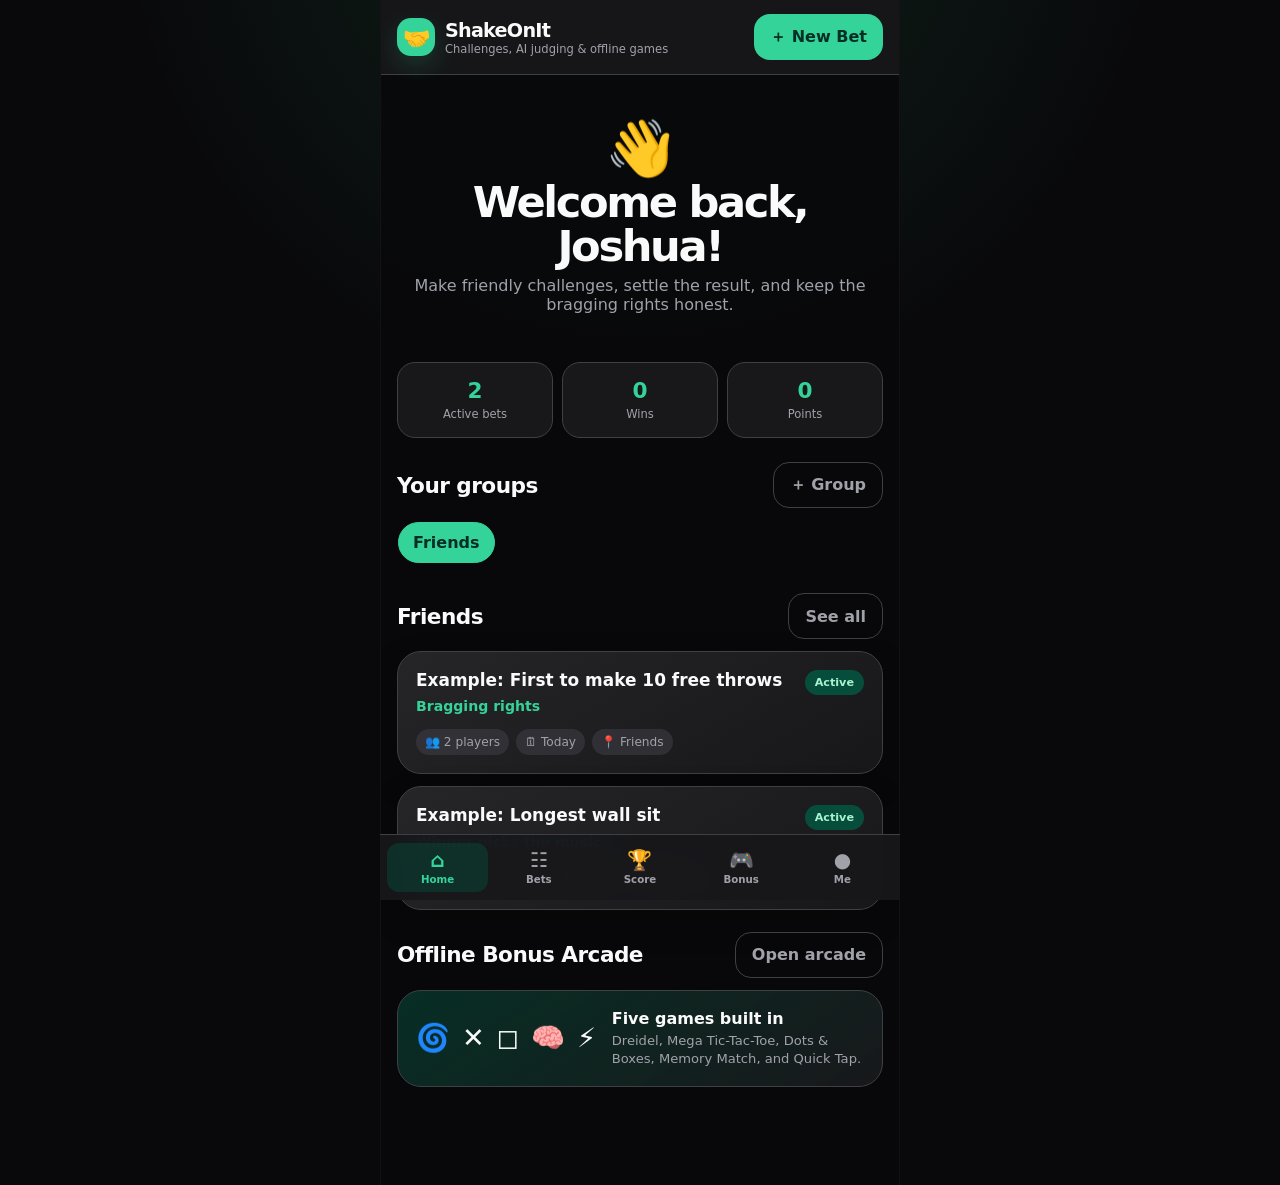
<file: index.html>
<!DOCTYPE html>
<html lang="en">
<head>
  <meta charset="UTF-8">
  <meta name="viewport" content="width=device-width, initial-scale=1, viewport-fit=cover">
  <meta name="theme-color" content="#09090b">
  <meta name="description" content="ShakeOnIt friendly challenges with an on-device AI judge, photo evidence review, and offline bonus arcade games.">
  <title>ShakeOnIt • Friendly Challenges</title>
  <link rel="manifest" href="manifest.webmanifest">
  <link rel="icon" href="icon.svg" type="image/svg+xml">
  <link rel="stylesheet" href="styles.css">
  <link rel="stylesheet" href="bonus.css">
  <link rel="stylesheet" href="ai-judge.css">
  <link rel="stylesheet" href="ai-vision.css">
  <link rel="stylesheet" href="judge-v3.css">
</head>
<body>
  <div class="app" id="app">
    <header class="header">
      <div class="brand">
        <div class="brand-mark">🤝</div>
        <div>
          <div class="brand-title">ShakeOnIt</div>
          <div class="brand-subtitle">Challenges, AI judging &amp; offline games</div>
        </div>
      </div>
      <button class="primary-btn" id="newBetHeader" onclick="openNewBet()">＋ New Bet</button>
    </header>

    <main>
      <section id="tab-home" class="tab-view"></section>
      <section id="tab-bets" class="tab-view hidden"></section>
      <section id="tab-score" class="tab-view hidden"></section>
      <section id="tab-bonus" class="tab-view hidden"></section>
      <section id="tab-me" class="tab-view hidden"></section>
    </main>

    <nav class="bottom-nav" aria-label="Main navigation">
      <button class="nav-btn active" data-tab="home" onclick="showTab('home')"><span class="nav-icon">⌂</span><span>Home</span></button>
      <button class="nav-btn" data-tab="bets" onclick="showTab('bets')"><span class="nav-icon">☷</span><span>Bets</span></button>
      <button class="nav-btn" data-tab="score" onclick="showTab('score')"><span class="nav-icon">🏆</span><span>Score</span></button>
      <button class="nav-btn" data-tab="bonus" onclick="showTab('bonus')"><span class="nav-icon">🎮</span><span>Bonus</span></button>
      <button class="nav-btn" data-tab="me" onclick="showTab('me')"><span class="nav-icon">●</span><span>Me</span></button>
    </nav>
  </div>

  <div id="newBetModal" class="modal hidden" onclick="backdropClose(event, 'newBetModal')">
    <div class="modal-sheet" role="dialog" aria-modal="true" aria-labelledby="newBetTitle">
      <div class="modal-head">
        <div><div class="eyebrow">Friendly challenge</div><h2 id="newBetTitle" style="margin:2px 0 0">New Handshake Bet</h2></div>
        <button class="icon-btn" onclick="closeModal('newBetModal')" aria-label="Close">✕</button>
      </div>

      <form class="modal-body form-grid" onsubmit="createBet(event)">
        <label>What are you betting on?
          <input id="betTitleInput" maxlength="100" placeholder="Example: First person to make 10 free throws" required>
        </label>

        <div>
          <div class="small" style="font-weight:800;margin-bottom:8px">Bet type</div>
          <div class="type-grid">
            <button type="button" class="type-btn active" data-type="overunder" onclick="selectBetType(this)">Over / Under</button>
            <button type="button" class="type-btn" data-type="exact" onclick="selectBetType(this)">Exact Number</button>
            <button type="button" class="type-btn" data-type="yesno" onclick="selectBetType(this)">Yes / No</button>
            <button type="button" class="type-btn" data-type="h2h" onclick="selectBetType(this)">Head-to-Head</button>
          </div>
        </div>

        <label>Exact winning rule <span class="muted small">(recommended for AI Judge)</span>
          <textarea id="betRulesInput" rows="3" maxlength="500" placeholder="Example: First player to make 10 free throws wins. A shot only counts if both feet start behind the line."></textarea>
        </label>

        <label>Fun stakes only
          <input id="betStakesInput" maxlength="80" value="Bragging rights + 10 pushups" placeholder="Bragging rights, chores, pushups...">
        </label>

        <label>Players, separated by commas
          <input id="betPlayersInput" maxlength="160" placeholder="Joshua, Alex, Sam">
        </label>

        <div class="two-col">
          <label>Group
            <select id="betGroupInput"></select>
          </label>
          <label>Deadline
            <select id="betDeadlineInput">
              <option>Today</option>
              <option>Tomorrow</option>
              <option selected>In 2 days</option>
              <option>This week</option>
              <option>No deadline</option>
            </select>
          </label>
        </div>

        <button class="primary-btn full" type="submit">🤝 Shake On It</button>
        <p class="muted small" style="text-align:center;margin:0">For friendly points and challenges only. No real-money gambling.</p>
      </form>
    </div>
  </div>

  <div id="detailModal" class="modal hidden" onclick="backdropClose(event, 'detailModal')">
    <div class="modal-sheet" id="detailSheet" role="dialog" aria-modal="true"></div>
  </div>

  <div id="toast" class="toast" role="status" aria-live="polite"></div>

  <script src="app-core.js"></script>
  <script src="app.js"></script>
  <script src="ai-judge.js"></script>
  <script src="ai-vision.js"></script>
  <script src="ai-runtime.js"></script>
  <script src="ai-recovery.js"></script>
  <script src="judge-v3.js"></script>
  <script src="judge-v4-hotfix.js"></script>
</body>
</html>
</file>
<file: styles.css>
:root {
  color-scheme: dark;
  --bg: #09090b;
  --panel: #18181b;
  --panel-2: #27272a;
  --panel-3: #3f3f46;
  --line: #3f3f46;
  --text: #fafafa;
  --muted: #a1a1aa;
  --green: #34d399;
  --green-dark: #064e3b;
  --gold: #fbbf24;
  --red: #fb7185;
  --blue: #60a5fa;
  --shadow: 0 22px 60px rgba(0, 0, 0, .42);
  --radius: 24px;
}

* { box-sizing: border-box; }
html { background: var(--bg); }
body {
  margin: 0;
  min-height: 100vh;
  background:
    radial-gradient(circle at 50% -10%, rgba(52, 211, 153, .12), transparent 36%),
    var(--bg);
  color: var(--text);
  font-family: Inter, ui-sans-serif, system-ui, -apple-system, BlinkMacSystemFont, "Segoe UI", sans-serif;
  -webkit-tap-highlight-color: transparent;
}

button, input, select { font: inherit; }
button { color: inherit; }
button, [role="button"] { touch-action: manipulation; }
.hidden { display: none !important; }

.app {
  width: min(100%, 520px);
  min-height: 100vh;
  margin: 0 auto;
  background: rgba(9, 9, 11, .96);
  border-inline: 1px solid rgba(255, 255, 255, .04);
  position: relative;
  overflow-x: hidden;
}

.header {
  position: sticky;
  top: 0;
  z-index: 30;
  display: flex;
  align-items: center;
  justify-content: space-between;
  gap: 12px;
  padding: calc(14px + env(safe-area-inset-top)) 16px 14px;
  background: rgba(24, 24, 27, .92);
  border-bottom: 1px solid var(--line);
  backdrop-filter: blur(18px);
}

.brand { display: flex; align-items: center; gap: 10px; min-width: 0; }
.brand-mark {
  width: 38px;
  height: 38px;
  display: grid;
  place-items: center;
  border-radius: 14px;
  background: var(--green);
  color: #052e24;
  font-size: 22px;
  box-shadow: 0 9px 24px rgba(52, 211, 153, .18);
}
.brand-title { font-size: 1.2rem; font-weight: 900; letter-spacing: -.04em; }
.brand-subtitle { color: var(--muted); font-size: .72rem; }

.icon-btn, .primary-btn, .secondary-btn, .danger-btn, .ghost-btn {
  border: 0;
  border-radius: 16px;
  min-height: 46px;
  padding: 11px 16px;
  font-weight: 850;
  cursor: pointer;
  transition: transform .12s ease, opacity .12s ease, background .12s ease;
}
button:active { transform: scale(.975); }
button:disabled { opacity: .46; cursor: not-allowed; transform: none; }
button:focus-visible, input:focus-visible, select:focus-visible {
  outline: 3px solid rgba(52, 211, 153, .48);
  outline-offset: 2px;
}
.primary-btn { background: var(--green); color: #052e24; }
.secondary-btn { background: var(--panel-2); color: var(--text); border: 1px solid var(--line); }
.danger-btn { background: #4c0519; color: #fecdd3; border: 1px solid #881337; }
.ghost-btn { background: transparent; color: var(--muted); border: 1px solid var(--line); }
.icon-btn { min-width: 46px; padding: 9px 12px; background: var(--panel-2); border: 1px solid var(--line); }

main { padding: 18px 16px calc(98px + env(safe-area-inset-bottom)); }
.tab-view { animation: appear .18s ease; }
@keyframes appear { from { opacity: .2; transform: translateY(4px); } }

.hero {
  padding: 24px 4px 16px;
  text-align: center;
}
.hero-emoji { font-size: 3.4rem; }
h1, h2, h3, p { margin-top: 0; }
h1 { margin-bottom: 8px; font-size: clamp(1.9rem, 8vw, 2.7rem); letter-spacing: -.055em; line-height: 1.02; }
h2 { margin-bottom: 14px; font-size: 1.35rem; letter-spacing: -.025em; }
h3 { margin-bottom: 7px; }
.muted { color: var(--muted); }
.small { font-size: .84rem; }
.eyebrow { color: var(--green); font-size: .72rem; font-weight: 900; letter-spacing: .13em; text-transform: uppercase; }

.stat-grid { display: grid; grid-template-columns: repeat(3, 1fr); gap: 9px; margin: 16px 0 24px; }
.stat {
  padding: 15px 8px;
  border-radius: 18px;
  text-align: center;
  background: var(--panel);
  border: 1px solid var(--line);
}
.stat strong { display: block; font-size: 1.35rem; color: var(--green); }
.stat span { color: var(--muted); font-size: .72rem; }

.section-head { display: flex; align-items: center; justify-content: space-between; gap: 12px; margin: 22px 0 12px; }
.section-head h2 { margin: 0; }

.group-row, .filter-row {
  display: flex;
  gap: 9px;
  overflow-x: auto;
  scrollbar-width: none;
  padding: 2px 1px 8px;
}
.group-row::-webkit-scrollbar, .filter-row::-webkit-scrollbar { display: none; }
.chip {
  flex: 0 0 auto;
  border: 1px solid var(--line);
  background: var(--panel);
  color: var(--muted);
  border-radius: 999px;
  padding: 10px 14px;
  font-weight: 800;
  cursor: pointer;
}
.chip.active { color: #052e24; background: var(--green); border-color: var(--green); }

.stack { display: grid; gap: 12px; }
.card {
  background: linear-gradient(150deg, rgba(39, 39, 42, .96), rgba(24, 24, 27, .96));
  border: 1px solid var(--line);
  border-radius: var(--radius);
  padding: 18px;
  box-shadow: 0 12px 34px rgba(0, 0, 0, .16);
}
.bet-card { cursor: pointer; transition: transform .16s ease, border-color .16s ease; }
.bet-card:hover { transform: translateY(-2px); border-color: #52525b; }
.bet-top { display: flex; justify-content: space-between; gap: 12px; align-items: flex-start; }
.bet-title { font-size: 1.06rem; font-weight: 850; line-height: 1.25; overflow-wrap: anywhere; }
.badge {
  flex: 0 0 auto;
  display: inline-flex;
  align-items: center;
  gap: 5px;
  border-radius: 999px;
  padding: 6px 10px;
  font-size: .7rem;
  font-weight: 850;
  background: var(--panel-3);
  color: #e4e4e7;
}
.badge.active { background: #064e3b; color: #a7f3d0; }
.badge.won { background: #1e3a8a; color: #bfdbfe; }
.badge.lost { background: #4c0519; color: #fecdd3; }
.stake { margin-top: 7px; color: var(--green); font-weight: 750; font-size: .88rem; }
.meta { display: flex; flex-wrap: wrap; gap: 7px; margin-top: 15px; color: var(--muted); font-size: .76rem; }
.meta span { background: rgba(63, 63, 70, .55); padding: 6px 9px; border-radius: 999px; }

.empty {
  border: 1px dashed #52525b;
  border-radius: var(--radius);
  padding: 30px 20px;
  text-align: center;
  color: var(--muted);
}

.score-row { display: flex; align-items: center; justify-content: space-between; gap: 12px; }
.score-person { display: flex; align-items: center; gap: 12px; min-width: 0; }
.rank { width: 40px; height: 40px; display: grid; place-items: center; border-radius: 15px; background: var(--panel-3); font-weight: 900; }
.score-name { font-weight: 850; overflow-wrap: anywhere; }
.points { color: var(--green); font-size: 1.4rem; font-weight: 950; text-align: right; }

.bonus-hero {
  position: relative;
  overflow: hidden;
  text-align: center;
  padding: 26px 18px;
  background: linear-gradient(145deg, #172554, #1e3a8a 55%, #312e81);
  border-color: #3b82f6;
}
.bonus-hero::after {
  content: "נ  ג  ה  ש";
  position: absolute;
  inset: auto -12px -20px;
  color: rgba(255,255,255,.07);
  font-family: Georgia, serif;
  font-size: 5rem;
  white-space: nowrap;
  pointer-events: none;
}
.bonus-hero h1 { margin: 8px 0; }
.bonus-pill { display: inline-block; background: var(--gold); color: #422006; padding: 6px 11px; border-radius: 999px; font-weight: 950; font-size: .72rem; }

.form-grid { display: grid; gap: 15px; }
.two-col { display: grid; grid-template-columns: 1fr 1fr; gap: 12px; }
label { display: grid; gap: 7px; color: #e4e4e7; font-size: .84rem; font-weight: 800; }
input, select {
  width: 100%;
  min-height: 49px;
  border: 1px solid #52525b;
  border-radius: 15px;
  background: #18181b;
  color: var(--text);
  padding: 11px 13px;
}
.player-inputs { display: grid; grid-template-columns: 1fr 1fr; gap: 10px; }

.dreidel-board { display: grid; gap: 14px; }
.turn-card { text-align: center; }
.turn-card h2 { font-size: 2rem; margin: 3px 0; overflow-wrap: anywhere; }
.pot-pill { display: inline-flex; gap: 7px; align-items: center; margin-top: 7px; padding: 8px 13px; border-radius: 999px; background: #422006; color: #fde68a; font-weight: 900; }

.dreidel-button {
  width: min(235px, 65vw);
  aspect-ratio: 1 / 1.12;
  margin: 12px auto 2px;
  border: 0;
  background: transparent;
  position: relative;
  cursor: pointer;
  display: grid;
  place-items: end center;
}
.dreidel-handle {
  position: absolute;
  top: 2%;
  width: 25%;
  height: 25%;
  background: var(--gold);
  border: 6px solid #fef3c7;
  border-bottom: 0;
  border-radius: 12px 12px 3px 3px;
  z-index: 2;
}
.dreidel-shape {
  width: 90%;
  height: 84%;
  display: grid;
  place-items: center;
  background: linear-gradient(140deg, #60a5fa, #2563eb 58%, #1e40af);
  border: 7px solid #dbeafe;
  clip-path: polygon(13% 0, 87% 0, 100% 62%, 50% 100%, 0 62%);
  filter: drop-shadow(0 18px 20px rgba(0,0,0,.38));
  transform-origin: 50% 58%;
}
.dreidel-letter { margin-top: -8%; font-family: Georgia, serif; font-size: clamp(4.2rem, 19vw, 6.3rem); font-weight: 900; text-shadow: 0 3px 0 #1e3a8a; }
.dreidel-button.spinning .dreidel-shape,
.dreidel-button.spinning .dreidel-handle { animation: spinDreidel .78s cubic-bezier(.2,.9,.3,1); }
@keyframes spinDreidel {
  0% { transform: rotate(0deg) scale(1); }
  25% { transform: rotate(180deg) scale(.92); }
  55% { transform: rotate(550deg) scale(1.08); }
  100% { transform: rotate(1080deg) scale(1); }
}
.tap-label { font-weight: 950; font-size: 1.02rem; color: #dbeafe; }

.result-box {
  min-height: 92px;
  display: grid;
  align-content: center;
  gap: 5px;
  padding: 16px;
  border-radius: 19px;
  background: #172554;
  border: 1px solid #1d4ed8;
  text-align: center;
}
.result-box strong { font-size: 1.15rem; }

.player-board { display: grid; grid-template-columns: 1fr 1fr; gap: 9px; }
.player-tile {
  padding: 13px;
  border-radius: 17px;
  background: var(--panel);
  border: 1px solid var(--line);
  min-width: 0;
}
.player-tile.current { border-color: var(--gold); box-shadow: inset 0 0 0 1px var(--gold); }
.player-tile.out { opacity: .45; }
.player-tile .name { font-weight: 850; overflow: hidden; text-overflow: ellipsis; white-space: nowrap; }
.token-count { margin-top: 4px; color: var(--gold); font-size: 1.15rem; font-weight: 950; }
.out-label { color: var(--red); font-size: .7rem; font-weight: 850; text-transform: uppercase; }

.rules-list { margin: 0; padding-left: 20px; color: var(--muted); }
.rules-list li { margin: 9px 0; }
.rules-list strong { color: var(--text); }
.history { max-height: 260px; overflow: auto; }
.history-item { padding: 10px 0; border-bottom: 1px solid var(--line); font-size: .84rem; color: #d4d4d8; }
.history-item:last-child { border-bottom: 0; }

.winner {
  text-align: center;
  padding: 28px 18px;
  background: linear-gradient(145deg, #422006, #713f12);
  border-color: var(--gold);
}
.winner .trophy { font-size: 4.5rem; }

.modal {
  position: fixed;
  inset: 0;
  z-index: 80;
  display: grid;
  align-items: end;
  background: rgba(0,0,0,.78);
  backdrop-filter: blur(7px);
}
.modal-sheet {
  width: min(100%, 520px);
  max-height: 91vh;
  margin: 0 auto;
  overflow: auto;
  border-radius: 28px 28px 0 0;
  background: #18181b;
  border: 1px solid var(--line);
  box-shadow: var(--shadow);
  padding-bottom: env(safe-area-inset-bottom);
}
.modal-head {
  position: sticky;
  top: 0;
  z-index: 2;
  display: flex;
  align-items: center;
  justify-content: space-between;
  gap: 14px;
  padding: 16px 18px;
  background: rgba(24,24,27,.96);
  border-bottom: 1px solid var(--line);
  backdrop-filter: blur(12px);
}
.modal-body { padding: 19px; }
.type-grid { display: grid; grid-template-columns: 1fr 1fr; gap: 9px; }
.type-btn { min-height: 54px; border: 1px solid var(--line); border-radius: 16px; background: var(--panel-2); font-weight: 800; cursor: pointer; }
.type-btn.active { background: var(--green-dark); color: #a7f3d0; border-color: var(--green); }
.action-grid { display: grid; grid-template-columns: 1fr 1fr; gap: 10px; }
.full { width: 100%; }
.divider { height: 1px; background: var(--line); margin: 18px 0; }

.toast {
  position: fixed;
  left: 50%;
  bottom: calc(88px + env(safe-area-inset-bottom));
  z-index: 120;
  width: min(calc(100% - 32px), 480px);
  transform: translate(-50%, 18px);
  opacity: 0;
  pointer-events: none;
  padding: 13px 16px;
  border-radius: 16px;
  background: #f4f4f5;
  color: #18181b;
  box-shadow: var(--shadow);
  font-weight: 800;
  transition: .22s ease;
}
.toast.show { opacity: 1; transform: translate(-50%, 0); }

.bottom-nav {
  position: fixed;
  bottom: 0;
  left: 50%;
  transform: translateX(-50%);
  z-index: 50;
  width: min(100%, 520px);
  display: grid;
  grid-template-columns: repeat(5, 1fr);
  padding: 8px 7px calc(8px + env(safe-area-inset-bottom));
  background: rgba(24,24,27,.95);
  border-top: 1px solid var(--line);
  backdrop-filter: blur(18px);
}
.nav-btn {
  display: grid;
  justify-items: center;
  gap: 3px;
  min-width: 0;
  border: 0;
  background: transparent;
  color: var(--muted);
  border-radius: 12px;
  padding: 7px 2px;
  font-size: .64rem;
  font-weight: 750;
  cursor: pointer;
}
.nav-icon { font-size: 1.25rem; line-height: 1; }
.nav-btn.active { color: var(--green); background: rgba(6,78,59,.45); }

@media (max-width: 370px) {
  .player-inputs, .two-col, .action-grid { grid-template-columns: 1fr; }
  .player-board { grid-template-columns: 1fr; }
  .nav-btn { font-size: .58rem; }
}

@media (prefers-reduced-motion: reduce) {
  *, *::before, *::after { scroll-behavior: auto !important; animation-duration: .01ms !important; transition-duration: .01ms !important; }
}
</file>
<file: bonus.css>
/* Offline bonus arcade additions */

.detail-row {
  display: flex;
  justify-content: space-between;
  gap: 16px;
  align-items: flex-start;
}
.detail-row span { color: var(--muted); }
.detail-row strong { max-width: 66%; text-align: right; overflow-wrap: anywhere; }
.profile-avatar {
  width: 96px;
  height: 96px;
  margin: 0 auto 14px;
  border-radius: 50%;
  display: grid;
  place-items: center;
  font-size: 3.6rem;
  background: var(--panel-2);
  border: 2px solid var(--line);
}

.arcade-preview {
  display: grid;
  grid-template-columns: auto 1fr;
  align-items: center;
  gap: 14px;
  padding: 18px;
  border: 1px solid var(--line);
  border-radius: var(--radius);
  background: linear-gradient(145deg, rgba(6,78,59,.55), rgba(24,24,27,.98));
  cursor: pointer;
}
.arcade-preview-icons { font-size: 1.7rem; letter-spacing: .06em; }
.arcade-preview strong { display: block; margin-bottom: 4px; }
.arcade-preview span { display: block; color: var(--muted); font-size: .82rem; line-height: 1.4; }

.arcade-head { padding: 8px 2px 4px; }
.arcade-head h1 { margin: 4px 0 8px; }
.game-grid { display: grid; gap: 12px; }
.game-card {
  width: 100%;
  display: grid;
  grid-template-columns: 52px 1fr auto;
  align-items: center;
  gap: 13px;
  min-height: 96px;
  padding: 15px;
  border: 1px solid var(--line);
  border-radius: 22px;
  background: linear-gradient(145deg, rgba(39,39,42,.98), rgba(24,24,27,.98));
  text-align: left;
  cursor: pointer;
}
.game-card:hover { border-color: #71717a; }
.game-icon {
  width: 52px;
  height: 52px;
  display: grid;
  place-items: center;
  border-radius: 17px;
  background: var(--panel-3);
  font-size: 1.8rem;
}
.game-copy { display: grid; min-width: 0; }
.game-copy strong { font-size: 1.04rem; }
.game-copy small { color: var(--green); font-weight: 850; margin: 2px 0 4px; }
.game-copy span { color: var(--muted); font-size: .78rem; line-height: 1.35; }
.game-arrow { color: var(--muted); font-size: 2rem; }
.game-title-row {
  display: grid;
  grid-template-columns: auto 1fr;
  gap: 13px;
  align-items: start;
  margin: 2px 0 18px;
}
.game-title-row h1 { margin: 3px 0 5px; font-size: clamp(1.65rem, 7vw, 2.2rem); }
.game-title-row p { margin-bottom: 0; }

/* Mega Tic-Tac-Toe notebook style */
.sketch-panel {
  position: relative;
  padding: 18px;
  border: 3px solid #e4e4e7;
  border-radius: 17px 23px 18px 25px;
  background:
    linear-gradient(rgba(96,165,250,.08) 1px, transparent 1px),
    #fefce8;
  background-size: 100% 27px;
  color: #27272a;
  box-shadow: 6px 7px 0 rgba(255,255,255,.12);
}
.sketch-panel::before {
  content: "";
  position: absolute;
  left: 28px;
  top: 0;
  bottom: 0;
  width: 2px;
  background: rgba(244,63,94,.22);
  pointer-events: none;
}
.sketch-panel > * { position: relative; z-index: 1; }
.sketch-panel label { color: #27272a; }
.sketch-panel input,
.sketch-panel select {
  background: rgba(255,255,255,.86);
  border: 2px solid #52525b;
  color: #18181b;
}
.sketch-panel .muted { color: #52525b; }
.sketch-panel .ghost-btn { color: #3f3f46; border-color: #71717a; }
.sketch-panel .secondary-btn { background: #fff; color: #27272a; border-color: #52525b; }
.sketch-panel .primary-btn { background: #fde047; color: #422006; border: 2px solid #422006; }
.doodle-title {
  font-family: "Comic Sans MS", "Bradley Hand", cursive;
  font-size: 1.45rem;
  font-weight: 900;
  transform: rotate(-1deg);
}
.mega-topline {
  display: grid;
  gap: 6px;
  text-align: center;
  margin-bottom: 12px;
  font-family: "Comic Sans MS", "Bradley Hand", cursive;
}
.marker {
  display: inline-grid;
  place-items: center;
  width: 34px;
  height: 34px;
  margin-right: 5px;
  border-radius: 50%;
  font-size: 1.4rem;
  font-weight: 950;
}
.marker.xmark { color: #be123c; border: 3px solid #be123c; transform: rotate(-5deg); }
.marker.omark { color: #1d4ed8; border: 3px solid #1d4ed8; transform: rotate(4deg); }
.mega-score { color: #52525b; font-size: .82rem; }
.timer-strip {
  display: flex;
  justify-content: space-between;
  align-items: center;
  margin: 10px 0 14px;
  padding: 8px 12px;
  border: 2px dashed #52525b;
  border-radius: 13px 17px 12px 16px;
  background: rgba(255,255,255,.66);
  font-family: "Comic Sans MS", "Bradley Hand", cursive;
}
.timer-strip strong { font-size: 1.25rem; color: #be123c; }
.sketch-result {
  margin: 12px 0;
  padding: 13px;
  border: 3px solid #422006;
  border-radius: 13px 18px 15px 20px;
  background: #fef08a;
  color: #422006;
  text-align: center;
  font-family: "Comic Sans MS", "Bradley Hand", cursive;
  font-size: 1.15rem;
  font-weight: 900;
  transform: rotate(-.4deg);
}
.classic-board {
  width: min(100%, 340px);
  margin: 14px auto;
  display: grid;
  grid-template-columns: repeat(3, 1fr);
  gap: 7px;
  padding: 8px;
  border: 4px solid #27272a;
  border-radius: 19px 15px 23px 17px;
  transform: rotate(.25deg);
}
.classic-cell {
  aspect-ratio: 1;
  border: 3px solid #3f3f46;
  border-radius: 9px 13px 8px 12px;
  background: rgba(255,255,255,.62);
  color: #27272a;
  font-family: "Comic Sans MS", "Bradley Hand", cursive;
  font-size: clamp(2rem, 13vw, 4rem);
  font-weight: 950;
  cursor: pointer;
}
.classic-cell.owned-x,
.mega-cell.owned-x { color: #be123c; }
.classic-cell.owned-o,
.mega-cell.owned-o { color: #1d4ed8; }
.mega-board {
  width: 100%;
  display: grid;
  grid-template-columns: repeat(3, 1fr);
  gap: 7px;
  margin: 14px auto;
  padding: 7px;
  border: 4px solid #27272a;
  border-radius: 20px 15px 22px 16px;
  background: rgba(255,255,255,.38);
}
.small-board {
  position: relative;
  display: grid;
  grid-template-columns: repeat(3, 1fr);
  gap: 2px;
  padding: 3px;
  aspect-ratio: 1;
  border: 2px solid #52525b;
  border-radius: 7px 10px 6px 9px;
  background: rgba(255,255,255,.58);
  opacity: .48;
}
.small-board.allowed {
  opacity: 1;
  box-shadow: 0 0 0 3px rgba(253,224,71,.75);
}
.small-board.finished { opacity: .8; }
.mega-cell {
  min-width: 0;
  border: 1px solid #71717a;
  border-radius: 3px 5px 4px 6px;
  background: rgba(255,255,255,.7);
  color: #27272a;
  font-family: "Comic Sans MS", "Bradley Hand", cursive;
  font-size: clamp(.72rem, 4vw, 1.35rem);
  font-weight: 950;
  cursor: pointer;
}
.small-winner {
  position: absolute;
  inset: 5px;
  z-index: 4;
  display: grid;
  place-items: center;
  border: 3px solid currentColor;
  border-radius: 50%;
  background: rgba(254,252,232,.9);
  color: #be123c;
  font-family: "Comic Sans MS", "Bradley Hand", cursive;
  font-size: clamp(2.4rem, 12vw, 4rem);
  font-weight: 950;
  pointer-events: none;
}
.small-winner:nth-child(1) { transform: rotate(-4deg); }
.small-winner.drawn {
  border-radius: 12px;
  color: #52525b;
}
.mega-help {
  min-height: 46px;
  margin: 12px 0;
  padding: 10px 12px;
  border-left: 5px solid #1d4ed8;
  background: rgba(255,255,255,.62);
  color: #3f3f46;
  font-family: "Comic Sans MS", "Bradley Hand", cursive;
  line-height: 1.35;
}

/* Dots & Boxes */
.dots-status {
  display: grid;
  grid-template-columns: 1fr 1fr;
  gap: 9px;
  margin-bottom: 12px;
}
.dot-player {
  display: grid;
  grid-template-columns: auto 1fr auto;
  align-items: center;
  gap: 8px;
  min-width: 0;
  padding: 11px;
  border: 1px solid var(--line);
  border-radius: 16px;
  background: var(--panel);
}
.dot-player.active { box-shadow: inset 0 0 0 2px var(--gold); }
.dot-player strong { overflow: hidden; text-overflow: ellipsis; white-space: nowrap; }
.dot-player b { font-size: 1.35rem; color: var(--gold); }
.puck { width: 14px; height: 14px; border-radius: 50%; }
.puck.p0 { background: #fb7185; }
.puck.p1 { background: #60a5fa; }
.dots-board {
  position: relative;
  width: min(100%, 460px);
  aspect-ratio: 1;
  margin: 18px auto 22px;
  padding: 12px;
}
.board-dot {
  position: absolute;
  z-index: 5;
  width: 14px;
  height: 14px;
  border-radius: 50%;
  background: #f4f4f5;
  border: 2px solid #18181b;
  transform: translate(-50%, -50%);
  pointer-events: none;
}
.edge {
  position: absolute;
  z-index: 3;
  border: 0;
  background: transparent;
  cursor: pointer;
}
.edge::after {
  content: "";
  position: absolute;
  border-radius: 999px;
  background: #52525b;
  transition: background .12s ease, transform .12s ease;
}
.edge:hover::after { background: #a1a1aa; transform: scale(1.08); }
.h-edge {
  height: 24px;
  transform: translateY(-50%);
}
.h-edge::after { left: 6px; right: 6px; top: 9px; height: 6px; }
.v-edge {
  width: 24px;
  transform: translateX(-50%);
}
.v-edge::after { top: 6px; bottom: 6px; left: 9px; width: 6px; }
.edge.p0::after { background: #fb7185; }
.edge.p1::after { background: #60a5fa; }
.claimed-box {
  position: absolute;
  z-index: 1;
  display: grid;
  place-items: center;
  padding: 8px;
  color: #fff;
  font-size: clamp(1rem, 5vw, 2.1rem);
  font-weight: 950;
  opacity: .45;
  pointer-events: none;
}
.claimed-box.p0 { background: #fb7185; }
.claimed-box.p1 { background: #60a5fa; }

/* Memory Match */
.memory-stats {
  display: grid;
  grid-template-columns: repeat(3, 1fr);
  gap: 8px;
  margin-bottom: 13px;
}
.memory-stats span {
  display: grid;
  gap: 3px;
  padding: 10px 6px;
  border: 1px solid var(--line);
  border-radius: 14px;
  background: var(--panel);
  color: var(--muted);
  text-align: center;
  font-size: .72rem;
}
.memory-stats strong { color: var(--text); font-size: .95rem; }
.memory-grid {
  display: grid;
  grid-template-columns: repeat(4, 1fr);
  gap: 8px;
  margin: 14px 0;
}
.memory-card {
  aspect-ratio: 1;
  border: 2px solid var(--line);
  border-radius: 14px;
  background: linear-gradient(145deg, #27272a, #18181b);
  color: var(--green);
  font-size: clamp(1.4rem, 8vw, 2.5rem);
  font-weight: 950;
  cursor: pointer;
  transform-style: preserve-3d;
}
.memory-card.open { background: #f4f4f5; color: #18181b; }
.memory-card.matched { background: #064e3b; color: #d1fae5; border-color: var(--green); }

/* Reaction game */
.reaction-panel {
  min-height: 300px;
  margin: 12px 0 14px;
  display: grid;
  place-items: center;
  align-content: center;
  gap: 10px;
  padding: 24px;
  border: 2px solid var(--line);
  border-radius: 28px;
  background: var(--panel);
  text-align: center;
  cursor: pointer;
  user-select: none;
}
.reaction-panel.waiting { background: #422006; border-color: #a16207; }
.reaction-panel.ready { background: #064e3b; border-color: var(--green); }
.reaction-panel.early { background: #4c0519; border-color: #be123c; }
.reaction-panel.result { background: #172554; border-color: #2563eb; }
.reaction-icon { font-size: 4.5rem; }
.reaction-panel strong { font-size: 1.45rem; }
.reaction-panel span { color: rgba(255,255,255,.72); }

details.card summary,
.sketch-panel summary {
  cursor: pointer;
  font-weight: 850;
}

@media (max-width: 390px) {
  .arcade-preview { grid-template-columns: 1fr; }
  .arcade-preview-icons { font-size: 1.45rem; }
  .game-card { grid-template-columns: 46px 1fr auto; }
  .game-icon { width: 46px; height: 46px; }
  .dots-status { grid-template-columns: 1fr; }
  .sketch-panel { padding: 14px 11px; }
  .mega-board { gap: 4px; padding: 4px; }
  .small-board { gap: 1px; padding: 2px; }
  .memory-grid { gap: 6px; }
}
</file>
<file: ai-judge.css>
/* ShakeOnIt AI Judge */

.ai-judge-btn {
  width: 100%;
  border: 1px solid rgba(167, 139, 250, .45);
  border-radius: 16px;
  background: linear-gradient(135deg, rgba(88, 28, 135, .95), rgba(30, 64, 175, .92));
  color: #fff;
  padding: 14px 15px;
  display: grid;
  grid-template-columns: auto 1fr auto;
  align-items: center;
  gap: 12px;
  text-align: left;
  cursor: pointer;
  box-shadow: 0 12px 30px rgba(59, 7, 100, .22);
}

.ai-judge-btn:disabled {
  opacity: .6;
  cursor: wait;
}

.ai-judge-btn strong,
.ai-judge-btn small {
  display: block;
}

.ai-judge-btn strong {
  font-size: 1rem;
  margin-bottom: 3px;
}

.ai-judge-btn small {
  color: #ddd6fe;
  line-height: 1.35;
}

.ai-judge-icon {
  width: 38px;
  height: 38px;
  display: grid;
  place-items: center;
  border-radius: 12px;
  background: rgba(255, 255, 255, .13);
  font-size: 1.2rem;
}

.manual-settle {
  margin-top: 16px;
  padding-top: 14px;
  border-top: 1px solid rgba(255, 255, 255, .08);
}

.manual-settle .action-grid {
  margin-top: 8px;
}

.detail-rules {
  display: grid;
  gap: 5px;
}

.detail-rules span {
  color: #a1a1aa;
  font-size: .78rem;
  font-weight: 700;
  text-transform: uppercase;
  letter-spacing: .06em;
}

.detail-rules strong {
  line-height: 1.45;
}

.ai-judge-sheet textarea {
  width: 100%;
  resize: vertical;
  min-height: 92px;
  font: inherit;
}

.ai-case-card,
.ai-notice,
.ai-ruling-card,
.ai-decision,
.ai-missing {
  border-radius: 16px;
  padding: 14px;
  border: 1px solid rgba(167, 139, 250, .25);
  background: rgba(76, 29, 149, .12);
}

.ai-case-card {
  display: grid;
  gap: 6px;
}

.ai-case-card > small {
  color: #a1a1aa;
}

.ai-rule-box {
  margin-top: 7px;
  padding: 10px 11px;
  border-radius: 12px;
  background: rgba(0, 0, 0, .22);
  line-height: 1.4;
}

.ai-rule-box span {
  display: block;
  color: #c4b5fd;
  font-size: .72rem;
  text-transform: uppercase;
  letter-spacing: .08em;
  font-weight: 800;
  margin-bottom: 4px;
}

.ai-badge {
  display: inline-flex;
  width: fit-content;
  padding: 4px 8px;
  border-radius: 999px;
  background: rgba(139, 92, 246, .18);
  border: 1px solid rgba(167, 139, 250, .35);
  color: #ddd6fe;
  font-size: .72rem;
  font-weight: 800;
}

.ai-notice {
  display: grid;
  gap: 5px;
  color: #d4d4d8;
  line-height: 1.4;
}

.ai-notice span {
  font-size: .84rem;
  color: #a1a1aa;
}

.ai-status {
  min-height: 20px;
  text-align: center;
}

.ai-load-track,
.ai-confidence {
  width: 100%;
  height: 7px;
  overflow: hidden;
  border-radius: 999px;
  background: rgba(255, 255, 255, .08);
}

.ai-load-track {
  margin-top: 8px;
}

.ai-load-track span,
.ai-confidence span {
  height: 100%;
  display: block;
  border-radius: inherit;
  background: linear-gradient(90deg, #8b5cf6, #38bdf8);
}

.ai-decision {
  margin-bottom: 12px;
}

.ai-decision h2 {
  margin: 10px 0 6px;
  font-size: 1.45rem;
}

.ai-decision p {
  margin: 0 0 12px;
  line-height: 1.45;
}

.ai-decision.winner {
  border-color: rgba(52, 211, 153, .35);
  background: rgba(6, 78, 59, .17);
}

.ai-decision.draw {
  border-color: rgba(56, 189, 248, .35);
  background: rgba(12, 74, 110, .15);
}

.ai-decision.insufficient,
.ai-missing {
  border-color: rgba(251, 191, 36, .3);
  background: rgba(120, 53, 15, .14);
}

.ai-reasons,
.ai-missing ul {
  margin: 9px 0 0 18px;
  padding: 0;
  color: #d4d4d8;
  line-height: 1.5;
}

.ai-ruling-card {
  margin-top: 14px;
  display: grid;
  gap: 9px;
}

.ai-ruling-card p {
  margin: 0;
  line-height: 1.45;
}

.ai-ruling-top {
  display: flex;
  justify-content: space-between;
  align-items: center;
  gap: 10px;
  flex-wrap: wrap;
}

.ai-missing {
  margin: 12px 0;
}

@media (max-width: 420px) {
  .ai-judge-btn {
    grid-template-columns: auto 1fr;
  }

  .ai-judge-btn > :last-child {
    display: none;
  }
}
</file>
<file: ai-vision.css>
/* ShakeOnIt visual evidence */

.ai-vision-evidence {
  display: grid;
  gap: 10px;
}

.ai-vision-head {
  display: flex;
  align-items: flex-start;
  justify-content: space-between;
  gap: 10px;
}

.ai-vision-head > div {
  display: grid;
  gap: 3px;
}

.ai-photo-drop {
  border: 1px dashed rgba(56, 189, 248, .45);
  border-radius: 16px;
  padding: 14px;
  background: rgba(14, 116, 144, .10);
  display: grid;
  grid-template-columns: auto 1fr;
  gap: 12px;
  align-items: center;
  cursor: pointer;
}

.ai-photo-drop:hover,
.ai-photo-drop:focus-within {
  border-color: rgba(125, 211, 252, .8);
  background: rgba(14, 116, 144, .16);
}

.ai-photo-drop strong,
.ai-photo-drop small {
  display: block;
}

.ai-photo-drop small {
  color: #a1a1aa;
  margin-top: 3px;
  line-height: 1.35;
}

.ai-photo-icon {
  width: 42px;
  height: 42px;
  display: grid;
  place-items: center;
  border-radius: 13px;
  background: rgba(56, 189, 248, .15);
  color: #bae6fd;
  font-size: 1.35rem;
  font-weight: 900;
}

.ai-vision-previews {
  display: grid;
  gap: 8px;
}

.ai-vision-thumb {
  display: grid;
  grid-template-columns: 58px minmax(0, 1fr) auto;
  gap: 10px;
  align-items: center;
  padding: 8px;
  border-radius: 14px;
  background: rgba(255, 255, 255, .04);
  border: 1px solid rgba(255, 255, 255, .08);
}

.ai-vision-thumb img {
  width: 58px;
  height: 58px;
  object-fit: cover;
  border-radius: 10px;
  background: #09090b;
}

.ai-vision-thumb > div {
  min-width: 0;
}

.ai-vision-thumb strong,
.ai-vision-thumb small {
  display: block;
}

.ai-vision-thumb small {
  color: #a1a1aa;
  white-space: nowrap;
  overflow: hidden;
  text-overflow: ellipsis;
  margin-top: 3px;
}

.ai-visual-ruling-card {
  margin: 12px 0;
}

.ai-visual-observation-list {
  display: grid;
  gap: 10px;
  margin-top: 10px;
}

.ai-visual-observation {
  padding: 10px 11px;
  border-radius: 12px;
  background: rgba(0, 0, 0, .18);
}

.ai-visual-observation p {
  margin: 6px 0;
  line-height: 1.45;
  color: #d4d4d8;
}

.ai-evidence-audit {
  margin-top: 10px;
  padding: 10px 12px;
  border-radius: 12px;
  background: rgba(14, 116, 144, .10);
  border: 1px solid rgba(56, 189, 248, .20);
  display: grid;
  gap: 4px;
}

.ai-runtime-error {
  margin-top: 10px;
  padding: 12px;
  border-radius: 14px;
  border: 1px solid rgba(248, 113, 113, .35);
  background: rgba(127, 29, 29, .16);
  color: #fecaca;
  display: grid;
  gap: 8px;
  text-align: left;
}

.ai-runtime-error strong,
.ai-runtime-error span,
.ai-runtime-error small {
  display: block;
}

.ai-runtime-error span {
  color: #e4e4e7;
  line-height: 1.4;
}

.ai-runtime-error small {
  color: #a1a1aa;
  overflow-wrap: anywhere;
}

@media (max-width: 420px) {
  .ai-vision-head {
    align-items: center;
  }

  .ai-photo-drop {
    padding: 12px;
  }
}
</file>
<file: judge-v3.css>
.judge-v3-banner {
  margin-bottom: 12px;
  padding: 11px 12px;
  border-radius: 13px;
  display: grid;
  gap: 3px;
  border: 1px solid rgba(56, 189, 248, .25);
  background: rgba(14, 116, 144, .12);
}

.judge-v3-banner strong {
  font-size: .82rem;
  color: #bae6fd;
}

.judge-v3-banner span {
  font-size: .82rem;
  line-height: 1.4;
  color: #e4e4e7;
}

.judge-v3-banner.verified {
  border-color: rgba(52, 211, 153, .28);
  background: rgba(6, 78, 59, .14);
}

.judge-v3-banner.verified strong {
  color: #a7f3d0;
}

.judge-v3-banner.fallback {
  border-color: rgba(251, 191, 36, .28);
  background: rgba(120, 53, 15, .13);
}

.judge-v3-banner.fallback strong {
  color: #fde68a;
}

.judge-v3-banner.checking {
  border-color: rgba(167, 139, 250, .28);
  background: rgba(76, 29, 149, .13);
}

.judge-v3-banner.checking strong {
  color: #ddd6fe;
}
</file>
